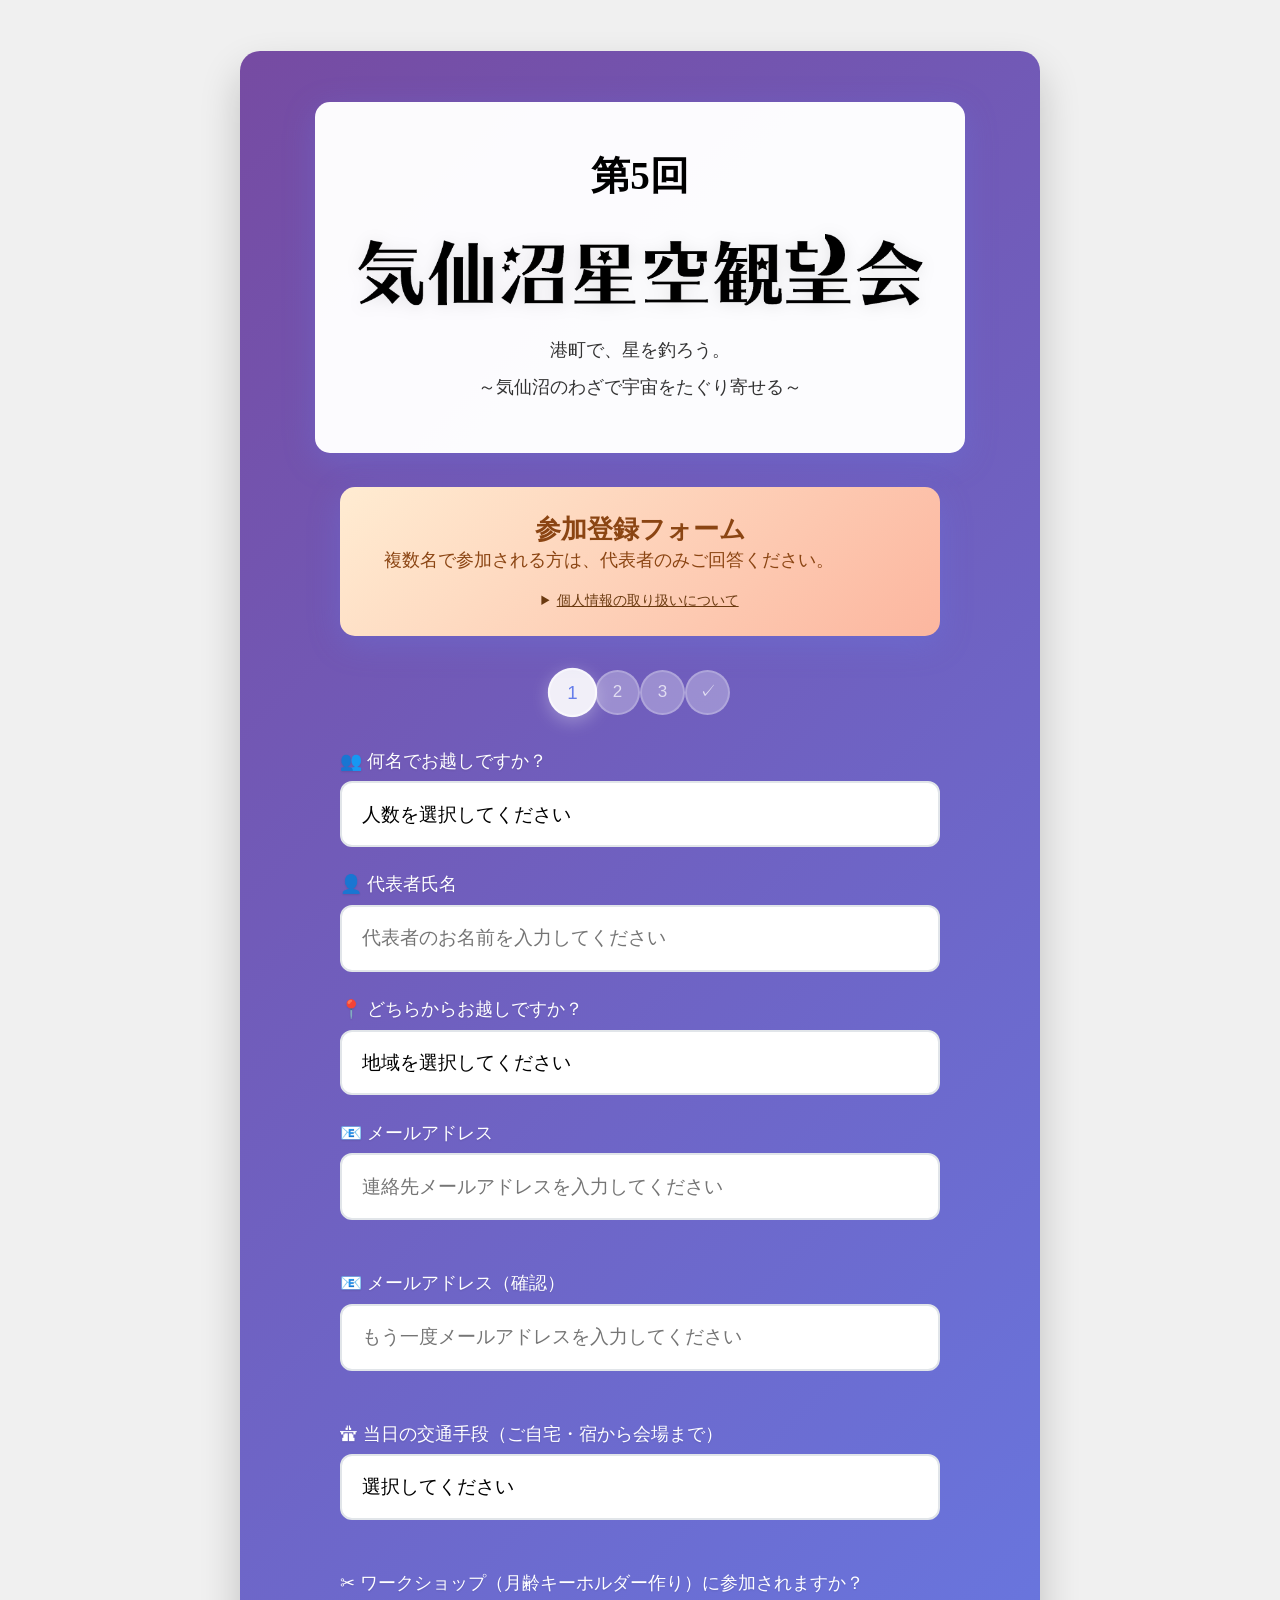
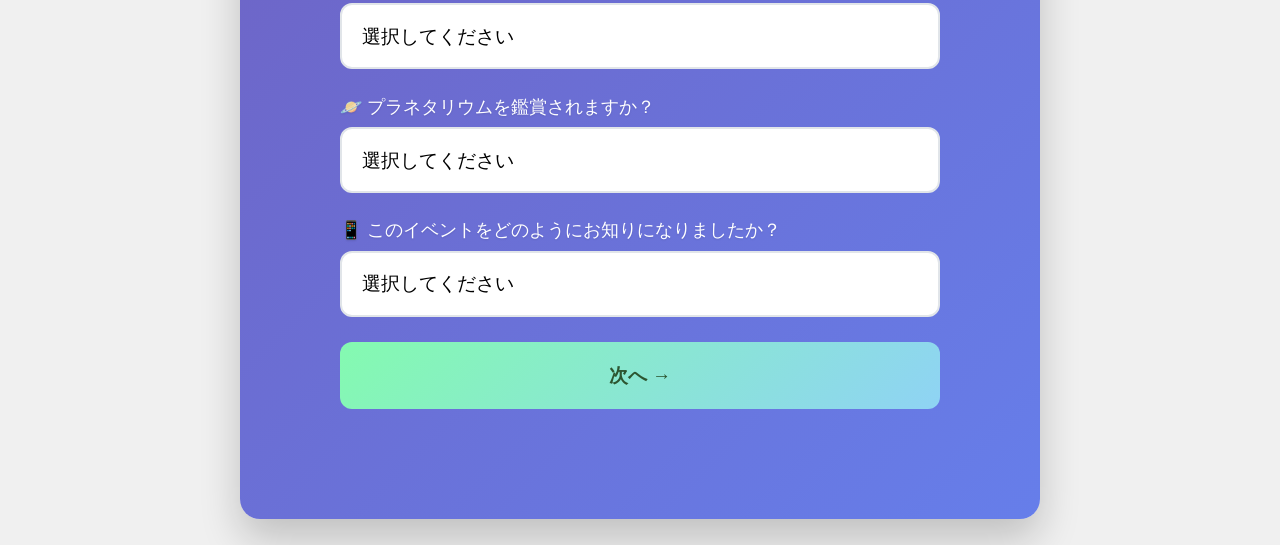
<file: index.html>
<!DOCTYPE html>
<html lang="ja">

<head>
    <meta charset="UTF-8">
    <meta name="viewport" content="width=device-width, initial-scale=1.0">
    <base target="_top">

    <!-- Content Security Policy: 通信先を GAS に，外部スクリプトと iframe を Turnstile に限定する -->
    <meta http-equiv="Content-Security-Policy" content="
        default-src 'self';
        script-src 'self' https://challenges.cloudflare.com;
        style-src 'self' 'unsafe-inline' https://fonts.googleapis.com;
        font-src https://fonts.gstatic.com;
        img-src 'self' data: https://drive.google.com https://qiita-image-store.s3.ap-northeast-1.amazonaws.com https://*.googleusercontent.com;
        connect-src 'self' https://script.google.com https://script.googleusercontent.com;
        form-action 'self';
        frame-src https://challenges.cloudflare.com;
        frame-ancestors 'self';
        base-uri 'self';
        object-src 'none';
    ">

    <!-- SEO Meta Tags -->
    <title>気仙沼星空観望会 - イベント参加予約</title>
    <meta name="description"
        content="第5回気仙沼星空観望会、9月27日(土)に旧小泉小学校にて開催決定！今回のテーマは、「港町で、星を釣ろう。 ～気仙沼のわざで宇宙をたぐり寄せる～」です。気仙沼自慢の星空に浸る一夜をぜひ！">
    <meta name="keywords" content="気仙沼市,星空観望会,プラネタリウム,予約,イベント,宮城県">
    <meta name="author" content="気仙沼星空観望会実行委員会">
    <meta name="robots" content="index, follow">

    <!-- Open Graph / Facebook -->
    <meta property="og:type" content="website">
    <meta property="og:url" content="https://flint8777.github.io/TEST_KesenNuma-StarryNight/">
    <meta property="og:title" content="気仙沼星空観望会 - イベント参加予約">
    <meta property="og:description"
        content="第5回気仙沼星空観望会、9月27日(土)に旧小泉小学校にて開催決定！今回のテーマは、「港町で、星を釣ろう。 ～気仙沼のわざで宇宙をたぐり寄せる～」です。気仙沼自慢の星空に浸る一夜をぜひ！">
    <meta property="og:image" content="https://flint8777.github.io/TEST_KesenNuma-StarryNight/Images/OGP-image.png">
    <meta property="og:locale" content="ja_JP">

    <!-- Twitter -->
    <meta property="twitter:card" content="summary_large_image">
    <meta property="twitter:url" content="https://flint8777.github.io/TEST_KesenNuma-StarryNight/">
    <meta property="twitter:title" content="気仙沼星空観望会 - イベント参加予約">
    <meta property="twitter:description"
        content="第5回気仙沼星空観望会、9月27日(土)に旧小泉小学校にて開催決定！今回のテーマは、「港町で、星を釣ろう。 ～気仙沼のわざで宇宙をたぐり寄せる～」です。気仙沼自慢の星空に浸る一夜をぜひ！">
    <meta property="twitter:image"
        content="https://flint8777.github.io/TEST_KesenNuma-StarryNight/Images/OGP-image.png">

    <!-- Favicon -->
    <link rel="icon" type="image/png" href="Images/シンボルマーク.png">
    <link rel="apple-touch-icon" href="Images/シンボルマーク.png">

    <!-- PWA Manifest -->
    <link rel="manifest" href="manifest.json">
    <meta name="mobile-web-app-capable" content="yes">
    <meta name="apple-mobile-web-app-capable" content="yes">
    <meta name="apple-mobile-web-app-status-bar-style" content="default">
    <meta name="apple-mobile-web-app-title" content="気仙沼星空観望会">

    <!-- Google Analytics削除 - 測定不使用 -->

    <!-- Fonts and Styles -->
    <link href="https://fonts.googleapis.com/css2?family=Noto+Sans+JP:wght@300;400;500;700&display=swap"
        rel="stylesheet">
    <link rel="stylesheet" href="styles.css">
</head>

<body role="main" class="checking-status">
    <div class="loading-overlay" id="loading-overlay" aria-hidden="true">
        <div class="spinner" role="status" aria-label="読み込み中"></div>
    </div>

    <div class="container" role="application" aria-label="予約システム">
        <div class="header">
            <h1>第5回</h1>
            <img src="Images/観望会ロゴタイプ_黒.png" alt="気仙沼星空観望会"
                class="header-logo" onerror="this.style.display='none'; this.nextElementSibling.style.display='block';">
            <div class="header-fallback">
                気仙沼星空観望会
            </div>
            <p>港町で、星を釣ろう。</p>
            <p>～気仙沼のわざで宇宙をたぐり寄せる～</p>
        </div>

        <!-- 参加登録フォームタイトル -->
        <div class="info-card form-title-card">
            <h2>参加登録フォーム</h2>
            <p>　複数名で参加される方は、代表者のみご回答ください。</p>
            <details class="privacy-policy">
                <summary>個人情報の取り扱いについて</summary>
                <div class="privacy-policy-content">
                    <h3>収集する情報</h3>
                    <p>代表者氏名、メールアドレス、来場地域、来場人数、交通手段、各プログラムへの参加希望</p>
                    <h3>利用目的</h3>
                    <ul>
                        <li>予約の受付・管理</li>
                        <li>確認メールの送信</li>
                        <li>当日の運営準備（席・駐車場の確保等）</li>
                    </ul>
                    <p>上記以外の目的では使用いたしません。</p>
                    <h3>データの送信先</h3>
                    <p>ご入力いただいた情報は Google Apps Script を通じて Google スプレッドシートに保存されます。データの送信・保管には Google のサーバーが使用されます。</p>
                    <h3>お問い合わせ</h3>
                    <p>個人情報の開示・訂正・削除のご依頼は、下記までご連絡ください。<br>
                    kanbokaidaisakusen@gmail.com</p>
                </div>
            </details>
        </div>

        <!-- ステップインジケーター -->
        <div class="step-indicator" role="progressbar" aria-label="予約手順" aria-valuenow="1" aria-valuemin="1"
            aria-valuemax="4">
            <div class="step active" id="step-1" aria-current="step">1</div>
            <div class="step" id="step-2">2</div>
            <div class="step" id="step-3">3</div>
            <div class="step" id="step-4">✓</div>
        </div>

        <!-- エラー・成功メッセージ -->
        <div id="errorMessage" class="error-message" role="alert" aria-live="polite"></div>
        <div id="successMessage" class="success-message" role="status" aria-live="polite"></div>

        <!-- ローディング -->
        <div id="loading" class="loading" role="status" aria-live="polite">
            <div class="spinner"></div>
            <p>処理中…</p>
        </div>

        <form id="reservation-form" novalidate>
            <!-- ステップ1: 基本情報 -->
            <div class="step-content active" id="content-1">
                <div class="form-group">
                    <label for="来場人数">👥 何名でお越しですか？</label>
                    <div class="select-wrapper">
                        <select id="来場人数" name="来場人数" class="form-control" required>
                            <option value="">人数を選択してください</option>
                        </select>
                    </div>
                </div>

                <div class="form-group">
                    <label for="代表者氏名">👤 代表者氏名</label>
                    <input type="text" id="代表者氏名" name="代表者氏名" class="form-control" required
                        autocomplete="name" placeholder="代表者のお名前を入力してください">
                </div>

                <div class="form-group">
                    <label for="来場地域">📍 どちらからお越しですか？</label>
                    <select id="来場地域" name="来場地域" class="form-control" required>
                        <option value="">地域を選択してください</option>
                        <option value="気仙沼市内">気仙沼市内</option>
                        <option value="宮城県内（気仙沼市以外）">宮城県内（気仙沼市以外）</option>
                        <option value="岩手県">岩手県</option>
                        <option value="福島県">福島県</option>
                        <option value="その他東北地方">その他東北地方</option>
                        <option value="関東地方">関東地方</option>
                        <option value="その他">その他</option>
                    </select>
                </div>

                <div class="form-group">
                    <label for="メールアドレス">📧 メールアドレス</label>
                    <input type="email" id="メールアドレス" name="メールアドレス" class="form-control" required
                        autocomplete="email" placeholder="連絡先メールアドレスを入力してください">
                    <div class="email-validation-message" id="email-validation-message"></div>
                </div>

                <div class="form-group">
                    <label for="メールアドレス確認">📧 メールアドレス（確認）</label>
                    <input type="email" id="メールアドレス確認" class="form-control" required
                        autocomplete="off" placeholder="もう一度メールアドレスを入力してください">
                    <div class="email-validation-message" id="email-confirm-validation-message"></div>
                </div>

                <!-- 追加: 当日の交通手段 -->
                <div class="form-group">
                    <label for="当日の交通手段">🛣 当日の交通手段（ご自宅・宿から会場まで）</label>
                    <div class="select-wrapper">
                        <select id="当日の交通手段" name="当日の交通手段" class="form-control" required>
                            <option value="">選択してください</option>
                            <option value="車">車</option>
                            <option value="徒歩">徒歩</option>
                            <option value="自転車">自転車</option>
                            <option value="バス">バス</option>
                            <option value="タクシー">タクシー</option>
                            <option value="その他">その他</option>
                        </select>
                    </div>
                </div>

                <!-- 追加: お車で来場の場合の台数（条件付き表示） -->
                <div class="form-group conditional-field" id="car-count-group" aria-hidden="true">
                    <label for="お車台数">🚗 (お車で来場の場合) 何台でお越しになりますか？</label>
                    <div class="select-wrapper">
                        <select id="お車台数" name="お車台数" class="form-control">
                            <option value="">台数を選択してください</option>
                            <option value="1">1台</option>
                            <option value="2">2台</option>
                            <option value="3">3台</option>
                            <option value="4">4台</option>
                            <option value="5">5台</option>
                            <option value="6">6台</option>
                            <option value="7">7台</option>
                            <option value="8">8台</option>
                            <option value="9">9台</option>
                            <option value="10">10台</option>
                        </select>
                    </div>
                </div>

                <div class="form-group">
                    <label for="ワークショップ参加">✂ ワークショップ（月齢キーホルダー作り）に参加されますか？</label>
                    <select id="ワークショップ参加" name="ワークショップ参加" class="form-control" required>
                        <option value="">選択してください</option>
                        <option value="はい">はい</option>
                        <option value="いいえ">いいえ</option>
                    </select>
                </div>

                <!-- 追加: プラネタリウム鑑賞希望 -->
                <div class="form-group">
                    <label for="プラネタリウム鑑賞">🪐 プラネタリウムを鑑賞されますか？</label>
                    <div class="select-wrapper">
                        <select id="プラネタリウム鑑賞" name="プラネタリウム鑑賞" class="form-control" required>
                            <option value="">選択してください</option>
                            <option value="はい">はい</option>
                            <option value="いいえ">いいえ</option>
                        </select>
                    </div>
                </div>

                <!-- 追加: イベント認知経路 -->
                <div class="form-group">
                    <label for="イベント認知経路">📱 このイベントをどのようにお知りになりましたか？</label>
                    <div class="select-wrapper">
                        <select id="イベント認知経路" name="イベント認知経路" class="form-control">
                            <option value="">選択してください</option>
                            <option value="チラシ・ポスター">チラシ・ポスター</option>
                            <option value="SNS（Twitter/X）">SNS（Twitter/X）</option>
                            <option value="SNS（Instagram）">SNS（Instagram）</option>
                            <option value="SNS（Facebook）">SNS（Facebook）</option>
                            <option value="知人の紹介">知人の紹介</option>
                            <option value="学校からのお知らせ">学校からのお知らせ</option>
                            <option value="ウェブサイト">ウェブサイト</option>
                            <option value="地域の広報誌">地域の広報誌</option>
                            <option value="新聞">新聞</option>
                            <option value="その他">その他</option>
                        </select>
                    </div>
                </div>
            </div>

            <!-- ステップ2: ワークショップ詳細 -->
            <div class="step-content" id="content-2">
                <!-- ワークショップ詳細 -->
                <div id="workshop-section">
                    <div class="info-card">
                        <p>本ワークショップは【予約枠】と【当日枠】をご用意しています。</p>
                        <p>✅ 予約枠（60名様）: 事前にご予約が必要ですが、希望時間帯に確実にご参加いただけます。</p>
                        <p>✅ 当日枠（40名様）: 当日、お席が空いていればすぐにご参加いただけます。</p>
                        <p>⚠️ 予約のお時間にお越しにならない場合はキャンセル扱いとなります。ご了承ください。</p>
                    </div>

                    <div class="form-group">
                        <label for="ワークショップ参加人数">👥 ワークショップ参加人数</label>
                        <div class="select-wrapper">
                            <select id="ワークショップ参加人数" name="ワークショップ参加人数" class="form-control">
                                <option value="">参加人数を選択してください</option>
                                <option value="1">1人</option>
                                <option value="2">2人</option>
                                <option value="3">3人</option>
                                <option value="4">4人</option>
                                <option value="5">5人</option>
                            </select>
                        </div>
                    </div>

                    <div class="form-group">
                        <label for="予約する部">⏰ 予約する部</label>
                        <div class="select-wrapper">
                            <select id="予約する部" name="予約する部" class="form-control">
                                <option value="">予約する部を選択してください</option>
                                <!-- JSで動的に選択肢追加 -->
                            </select>
                        </div>
                    </div>
                </div>

                <!-- プラネタリウム詳細はステップ3へ分離しました -->
            </div>

            <!-- ステップ3: プラネタリウム詳細 -->
            <div class="step-content" id="content-3">
                <div id="planetarium-section">
                    <div class="info-card">
                        <p>本プラネタリウムは上映時間30分の3部制であり、【予約枠】と【当日枠】をご用意しています。</p>
                        <p>✅ 予約枠（60名）：事前にご予約いただくと、ご希望の時間帯に確実にご参加いただけます。</p>
                        <p>✅ 当日枠（30名）：当日、空席がある場合に先着順でご案内します。満席の場合はご参加いただけません。</p>
                        <p>⚠️ 途中入退場はできません。上映開始の5分前までにプラネタリウム会場へ必ずお越しください。
                        </p>
                    </div>

                    <div class="form-group">
                        <label for="プラネタリウム参加人数">👥 プラネタリウム参加人数</label>
                        <div class="select-wrapper">
                            <select id="プラネタリウム参加人数" name="プラネタリウム参加人数" class="form-control">
                                <option value="">参加人数を選択してください</option>
                            </select>
                        </div>
                    </div>

                    <div class="form-group">
                        <label for="プラネタリウム予約部">⏰ プラネタリウム予約部</label>
                        <div class="select-wrapper">
                            <select id="プラネタリウム予約部" name="プラネタリウム予約部" class="form-control">
                                <option value="">予約する部を選択してください</option>
                                <!-- JSで動的に選択肢追加 -->
                            </select>
                        </div>
                    </div>
                </div>
            </div>

            <!-- ステップ4: 完了 -->
            <div class="step-content" id="content-4">
                <div class="completion-screen">
                    <div class="completion-icon">🎉</div>
                    <div class="completion-title">予約が完了しました！</div>
                    <div class="completion-message">
                        ✅ ご予約が完了しました！<br>
                        確認メールをお送りいたしましたので、ご確認ください。<br>
                        当日は気をつけてお越しください。<br>
                        <small style="color: #ffffff; margin-top: 10px; display: block;">
                            予約内容の変更・キャンセル・個人情報の削除をご希望の場合は、<br>
                            kanbokaidaisakusen@gmail.com までご連絡ください。
                        </small>
                    </div>
                </div>
            </div>

            <!-- 個人情報取り扱い同意 -->
            <div class="consent-group" id="consent-group" style="display: none;">
                <label class="consent-label">
                    <input type="checkbox" id="privacy-consent" name="privacy-consent">
                    <span><a href="#" id="privacy-policy-link">個人情報の取り扱い</a>に同意の上、送信します</span>
                </label>
                <div id="turnstile-container"></div>
            </div>

            <!-- ナビゲーションボタン -->
            <div class="step-navigation" id="navigation">
                <button type="button" class="nav-btn back" id="back-btn">
                    ← 戻る
                </button>
                <button type="button" class="nav-btn next" id="next-btn">
                    次へ →
                </button>
                <button type="button" class="nav-btn submit" id="submit-btn">
                    🎯 登録完了
                </button>
            </div>
        </form>

        <div id="result" class="result"></div>
    </div>

    <!-- Hidden elements for screen readers -->
    <div class="sr-only" aria-live="polite" id="page-announcer"></div>

    <script src="https://challenges.cloudflare.com/turnstile/v0/api.js?render=explicit" async defer></script>
    <script src="config.js"></script>
    <script src="script.js"></script>
</body>

</html>
</file>
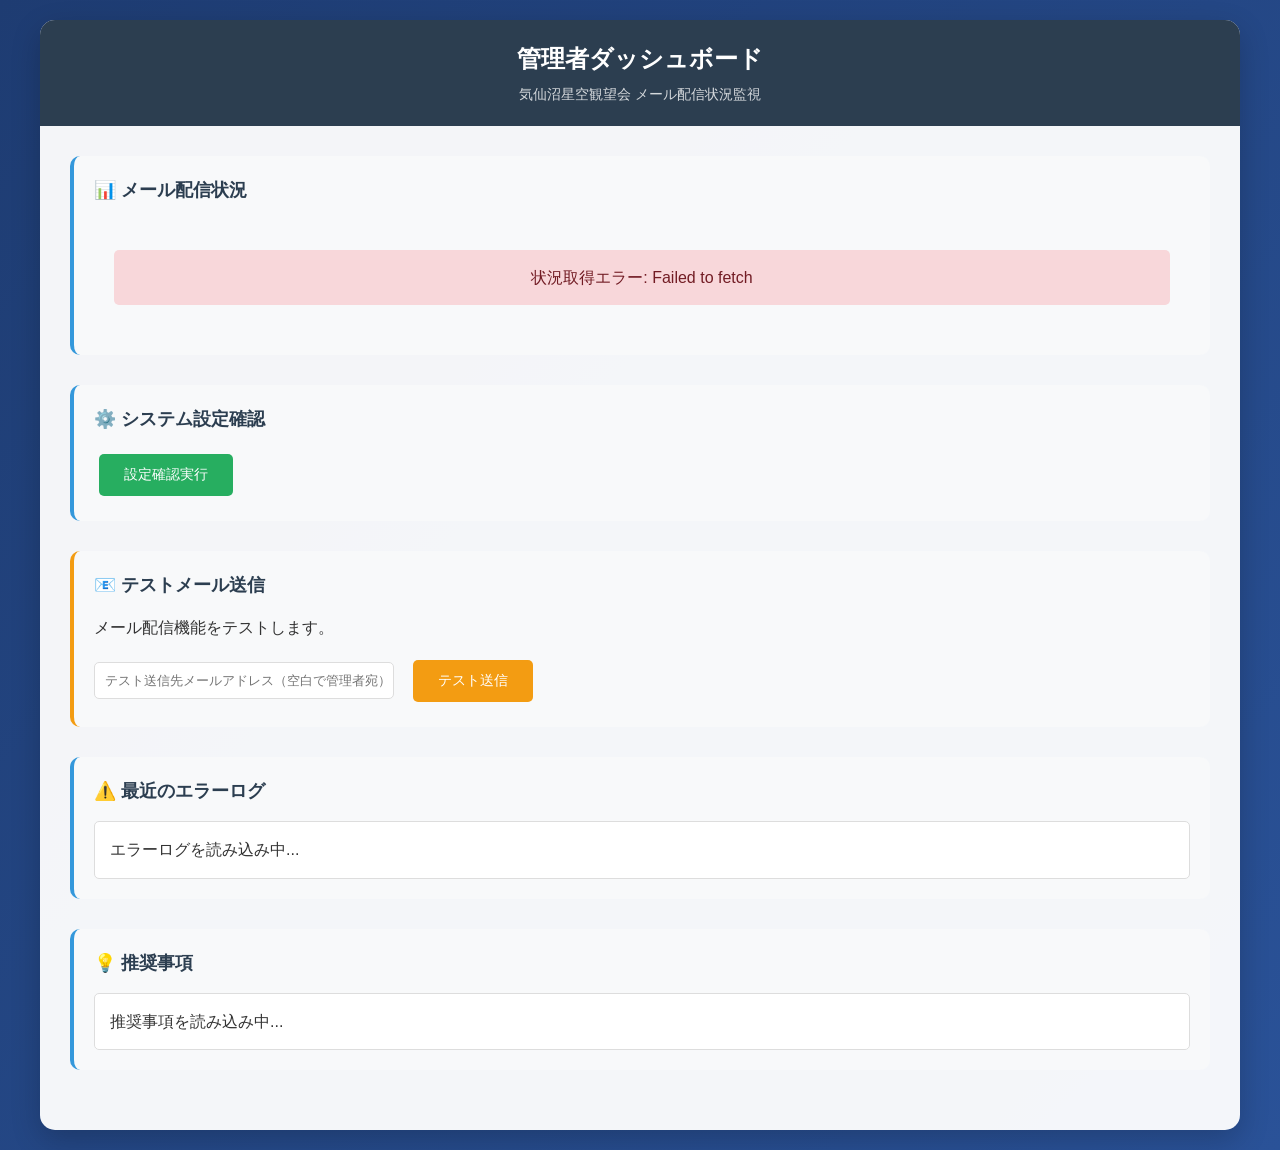
<file: admin-dashboard.html>
<!DOCTYPE html>
<html lang="ja">

<head>
    <meta charset="UTF-8">
    <meta name="viewport" content="width=device-width, initial-scale=1.0">
    <title>気仙沼星空観望会 - 管理者ダッシュボード</title>
    <style>
        * {
            margin: 0;
            padding: 0;
            box-sizing: border-box;
        }

        body {
            font-family: -apple-system, BlinkMacSystemFont, 'Segoe UI', Roboto, sans-serif;
            line-height: 1.6;
            color: #333;
            background: linear-gradient(135deg, #1e3c72 0%, #2a5298 100%);
            min-height: 100vh;
            padding: 20px;
        }

        .dashboard-container {
            max-width: 1200px;
            margin: 0 auto;
            background: rgba(255, 255, 255, 0.95);
            border-radius: 15px;
            box-shadow: 0 10px 30px rgba(0, 0, 0, 0.2);
            overflow: hidden;
        }

        .header {
            background: #2c3e50;
            color: white;
            padding: 20px;
            text-align: center;
        }

        .header h1 {
            font-size: 24px;
            margin-bottom: 5px;
        }

        .header p {
            opacity: 0.8;
            font-size: 14px;
        }

        .dashboard-content {
            padding: 30px;
        }

        .section {
            margin-bottom: 30px;
            padding: 20px;
            background: #f8f9fa;
            border-radius: 10px;
            border-left: 4px solid #3498db;
        }

        .section h2 {
            color: #2c3e50;
            margin-bottom: 15px;
            font-size: 18px;
        }

        .status-grid {
            display: grid;
            grid-template-columns: repeat(auto-fit, minmax(250px, 1fr));
            gap: 20px;
            margin-bottom: 20px;
        }

        .status-card {
            background: white;
            padding: 20px;
            border-radius: 10px;
            box-shadow: 0 2px 10px rgba(0, 0, 0, 0.1);
            text-align: center;
        }

        .status-number {
            font-size: 32px;
            font-weight: bold;
            color: #3498db;
            margin-bottom: 5px;
        }

        .status-label {
            color: #7f8c8d;
            font-size: 14px;
        }

        .success-rate {
            color: #27ae60;
        }

        .error-rate {
            color: #e74c3c;
        }

        .btn {
            background: #3498db;
            color: white;
            border: none;
            padding: 12px 25px;
            border-radius: 5px;
            cursor: pointer;
            font-size: 14px;
            margin: 5px;
            transition: background 0.3s;
        }

        .btn:hover {
            background: #2980b9;
        }

        .btn-success {
            background: #27ae60;
        }

        .btn-success:hover {
            background: #229954;
        }

        .btn-warning {
            background: #f39c12;
        }

        .btn-warning:hover {
            background: #e67e22;
        }

        .log-container {
            background: white;
            border-radius: 5px;
            max-height: 300px;
            overflow-y: auto;
            padding: 15px;
            border: 1px solid #ddd;
        }

        .log-entry {
            padding: 8px;
            margin: 5px 0;
            border-radius: 3px;
            font-size: 13px;
        }

        .log-success {
            background: #d4edda;
            color: #155724;
            border-left: 3px solid #28a745;
        }

        .log-error {
            background: #f8d7da;
            color: #721c24;
            border-left: 3px solid #dc3545;
        }

        .loading {
            text-align: center;
            padding: 20px;
            color: #7f8c8d;
        }

        .error-message {
            background: #f8d7da;
            color: #721c24;
            padding: 15px;
            border-radius: 5px;
            margin: 10px 0;
        }

        .success-message {
            background: #d4edda;
            color: #155724;
            padding: 15px;
            border-radius: 5px;
            margin: 10px 0;
        }

        .test-section {
            border-left-color: #f39c12;
        }

        .email-input {
            width: 300px;
            padding: 10px;
            border: 1px solid #ddd;
            border-radius: 5px;
            margin-right: 10px;
        }

        @media (max-width: 768px) {
            .dashboard-content {
                padding: 20px;
            }

            .status-grid {
                grid-template-columns: 1fr;
            }

            .email-input {
                width: 100%;
                margin-bottom: 10px;
                margin-right: 0;
            }
        }
    </style>
</head>

<body>
    <div class="dashboard-container">
        <div class="header">
            <h1>管理者ダッシュボード</h1>
            <p>気仙沼星空観望会 メール配信状況監視</p>
        </div>

        <div class="dashboard-content">
            <!-- メール配信状況セクション -->
            <div class="section">
                <h2>📊 メール配信状況</h2>
                <div id="statusLoading" class="loading">
                    状況を読み込み中...
                </div>
                <div id="statusContent" style="display: none;">
                    <div class="status-grid">
                        <div class="status-card">
                            <div id="totalSent" class="status-number">-</div>
                            <div class="status-label">総送信数</div>
                        </div>
                        <div class="status-card">
                            <div id="successRate" class="status-number success-rate">-</div>
                            <div class="status-label">成功率</div>
                        </div>
                        <div class="status-card">
                            <div id="failedCount" class="status-number error-rate">-</div>
                            <div class="status-label">送信失敗</div>
                        </div>
                        <div class="status-card">
                            <div id="alternativeCount" class="status-number">-</div>
                            <div class="status-label">代替送信</div>
                        </div>
                    </div>
                    <button class="btn" onclick="refreshStatus()">🔄 状況更新</button>
                </div>
            </div>

            <!-- システム設定確認セクション -->
            <div class="section">
                <h2>⚙️ システム設定確認</h2>
                <div id="settingsContent">
                    <button class="btn btn-success" onclick="checkEmailSettings()">設定確認実行</button>
                    <div id="settingsResult"></div>
                </div>
            </div>

            <!-- テストメール送信セクション -->
            <div class="section test-section">
                <h2>📧 テストメール送信</h2>
                <p style="margin-bottom: 15px;">メール配信機能をテストします。</p>
                <div>
                    <input type="email" id="testEmail" class="email-input" placeholder="テスト送信先メールアドレス（空白で管理者宛）">
                    <button class="btn btn-warning" onclick="sendTestEmail()">テスト送信</button>
                </div>
                <div id="testResult"></div>
            </div>

            <!-- 最近のエラーログ -->
            <div class="section">
                <h2>⚠️ 最近のエラーログ</h2>
                <div id="errorLogs" class="log-container">
                    エラーログを読み込み中...
                </div>
            </div>

            <!-- 推奨事項 -->
            <div class="section">
                <h2>💡 推奨事項</h2>
                <div id="recommendations" class="log-container">
                    推奨事項を読み込み中...
                </div>
            </div>
        </div>
    </div>

    <script>
        // Google Apps Script Web App URL（実際のURLに変更してください）
        const API_URL = 'https://script.google.com/macros/s/***REMOVED***/exec';

        // API呼び出し共通関数
        async function callAPI(action, data = {}) {
            try {
                const response = await fetch(API_URL, {
                    method: 'POST',
                    headers: {
                        'Content-Type': 'application/json',
                    },
                    body: JSON.stringify({
                        action: action,
                        ...data
                    })
                });
                return await response.json();
            } catch (error) {
                console.error('API呼び出しエラー:', error);
                throw error;
            }
        }

        // メール配信状況を取得・表示
        async function loadEmailStatus() {
            try {
                const result = await callAPI('checkEmailStatus');

                if (result.error) {
                    throw new Error(result.message || result.error);
                }

                // 数値表示更新
                document.getElementById('totalSent').textContent = result.totalSent || 0;
                document.getElementById('successRate').textContent = result.successRate || '0%';
                document.getElementById('failedCount').textContent = result.failedSent || 0;
                document.getElementById('alternativeCount').textContent = result.alternativeSent || 0;

                // エラーログ表示
                const errorLogsContainer = document.getElementById('errorLogs');
                if (result.recentErrors && result.recentErrors.length > 0) {
                    errorLogsContainer.innerHTML = result.recentErrors.map(error => `
                        <div class="log-entry log-error">
                            <strong>${error.date}</strong> - ${error.email} (${error.name})<br>
                            エラー: ${error.error}
                        </div>
                    `).join('');
                } else {
                    errorLogsContainer.innerHTML = '<div class="log-entry log-success">最近のエラーはありません</div>';
                }

                // 推奨事項表示
                const recommendationsContainer = document.getElementById('recommendations');
                if (result.recommendations && result.recommendations.length > 0) {
                    recommendationsContainer.innerHTML = result.recommendations.map(rec => `
                        <div class="log-entry ${rec.includes('エラー') || rec.includes('失敗') ? 'log-error' : 'log-success'}">
                            ${rec}
                        </div>
                    `).join('');
                } else {
                    recommendationsContainer.innerHTML = '<div class="log-entry">推奨事項はありません</div>';
                }

                // 表示切り替え
                document.getElementById('statusLoading').style.display = 'none';
                document.getElementById('statusContent').style.display = 'block';

            } catch (error) {
                document.getElementById('statusLoading').innerHTML = `
                    <div class="error-message">
                        状況取得エラー: ${error.message}
                    </div>
                `;
            }
        }

        // 状況更新
        function refreshStatus() {
            document.getElementById('statusLoading').style.display = 'block';
            document.getElementById('statusContent').style.display = 'none';
            loadEmailStatus();
        }

        // メール設定確認
        async function checkEmailSettings() {
            const resultContainer = document.getElementById('settingsResult');
            resultContainer.innerHTML = '<div class="loading">設定を確認中...</div>';

            try {
                const result = await callAPI('verifyEmailSettings');

                if (result.error) {
                    throw new Error(result.message || result.error);
                }

                resultContainer.innerHTML = `
                    <div class="success-message">
                        <h4>設定確認完了</h4>
                        <p><strong>送信クォータ残り:</strong> ${result.gmailSettings.quotaRemaining || 'N/A'}</p>
                        <p><strong>送信者:</strong> ${result.systemInfo.userEmail || 'N/A'}</p>
                        <p><strong>タイムゾーン:</strong> ${result.systemInfo.timezone || 'N/A'}</p>
                        <div style="margin-top: 10px;">
                            ${result.recommendations ? result.recommendations.map(rec => `<div>• ${rec}</div>`).join('') : ''}
                        </div>
                    </div>
                `;
            } catch (error) {
                resultContainer.innerHTML = `
                    <div class="error-message">
                        設定確認エラー: ${error.message}
                    </div>
                `;
            }
        }

        // テストメール送信
        async function sendTestEmail() {
            const email = document.getElementById('testEmail').value.trim();
            const resultContainer = document.getElementById('testResult');

            resultContainer.innerHTML = '<div class="loading">テストメールを送信中...</div>';

            try {
                const result = await callAPI('sendTestEmail', { email: email || null });

                if (result.success) {
                    resultContainer.innerHTML = `
                        <div class="success-message">
                            ${result.message}
                            <br><small>送信時刻: ${result.timestamp}</small>
                        </div>
                    `;
                } else {
                    throw new Error(result.message || result.error);
                }
            } catch (error) {
                resultContainer.innerHTML = `
                    <div class="error-message">
                        テスト送信エラー: ${error.message}
                    </div>
                `;
            }
        }

        // ページ読み込み時に状況取得
        document.addEventListener('DOMContentLoaded', function () {
            loadEmailStatus();
        });

        // 5分ごとに自動更新
        setInterval(loadEmailStatus, 5 * 60 * 1000);
    </script>
</body>

</html>
</file>
<file: styles.css>
/* 気仙沼星空観望会 予約システム - メインスタイル */

/* アクセシビリティ向上 */
.sr-only {
    position: absolute !important;
    width: 1px !important;
    height: 1px !important;
    padding: 0 !important;
    margin: -1px !important;
    overflow: hidden !important;
    clip: rect(0, 0, 0, 0) !important;
    white-space: nowrap !important;
    border: 0 !important;
}

/* フォーカス管理 */
:focus {
    outline: 3px solid #007bff;
    outline-offset: 2px;
}

/* フォーム要素のフォーカス改善 */
.form-control:focus,
select:focus,
button:focus {
    outline: 3px solid #007bff;
    outline-offset: 2px;
    box-shadow: 0 0 0 3px rgba(0, 123, 255, 0.25);
}

/* 高コントラスト対応 */
@media (prefers-contrast: high) {

    .nav-btn.back,
    .nav-btn.next,
    .nav-btn.submit {
        border: 2px solid #000;
    }

    .step.active {
        border: 3px solid #000;
    }
}

/* 動きを抑制する設定 */
@media (prefers-reduced-motion: reduce) {
    .step-content {
        transition: none;
    }

    .spinner {
        animation: none;
    }
}

/* アリア属性のスタイリング（条件付きフィールドは独自の表示制御を使用） */
[aria-hidden="true"]:not(.conditional-field) {
    display: none !important;
}



* {
    margin: 0;
    padding: 0;
    box-sizing: border-box;
}

html {
    height: 100%;
    /* レスポンシブフォントサイズの基準設定 */
    font-size: 16px;
    /* デスクトップベース */
    /* iOS Safariでの背景問題に対処 */
    -webkit-background-size: cover;
    background-size: cover;
}

/* デバイス別ベースフォントサイズ調整 */
@media (max-width: 480px) {
    html {
        font-size: 14px;
        /* 小さなモバイル画面 */
    }
}

@media (min-width: 481px) and (max-width: 768px) {
    html {
        font-size: 15px;
        /* タブレット */
    }
}

@media (min-width: 769px) and (max-width: 1024px) {
    html {
        font-size: 16px;
        /* 小さなデスクトップ */
    }
}

@media (min-width: 1025px) {
    html {
        font-size: 17px;
        /* 大きなデスクトップ */
    }
}

body {
    font-family: 'Noto Sans JP', sans-serif;
    /* 背景を単色の灰色に変更 */
    background-color: #f0f0f0 !important;
    /* iOS Safari用も単色に設定 */
    background: #f0f0f0 !important;
    /* iOS対応 - 背景固定をスクロールに変更 */
    background-attachment: scroll;
    background-repeat: no-repeat;
    background-size: cover;
    /* iOS対応 - viewport単位の問題に対処 */
    min-height: 100vh;
    min-height: -webkit-fill-available;
    height: auto;
    /* レイアウトを変更して上部からの表示を確保 */
    display: block;
    padding: 2rem 1rem;
    position: relative;
    overflow-x: hidden;
    /* iOS対応 - パフォーマンス向上 */
    -webkit-backface-visibility: hidden;
    backface-visibility: hidden;
    -webkit-perspective: 1000px;
    perspective: 1000px;
    transform: translateZ(0);
}

/* iOS専用の背景強化 */
@supports (-webkit-touch-callout: none) {
    body {
        background: #f0f0f0 !important;
        min-height: 100vh !important;
        min-height: -webkit-fill-available !important;
    }
}

/* iOS Safari専用 - 最終手段 */
@media screen and (-webkit-min-device-pixel-ratio: 1) and (max-width: 768px) {

    html,
    body {
        background: #f0f0f0 !important;
        background-attachment: scroll !important;
        background-size: cover !important;
        background-repeat: no-repeat !important;
        min-height: 100vh !important;
        height: 100% !important;
    }
}

/* Chrome on iOS 対応 */
@supports (-webkit-touch-callout: none) and (not (translate: none)) {
    body {
        background: #f0f0f0 !important;
    }
}

/* 星空背景（白い水玉）を完全に無効化 */
body::before {
    content: none !important;
    display: none !important;
    background: none !important;
}

/* デスクトップ専用のアニメーション */
@media (min-width: 769px) and (prefers-reduced-motion: no-preference) {
    body::before {
        animation: none !important;
    }
}

@keyframes stars {
    0% {
        transform: translateZ(0) translateY(0);
    }

    100% {
        transform: translateZ(0) translateY(-100px);
    }
}

.container {
    /* 紫基調のグラデーション背景に変更 */
    background: linear-gradient(135deg, #667eea 0%, #764ba2 100%);
    /* iOS Safari用の追加設定 */
    background: -webkit-linear-gradient(135deg, #667eea 0%, #764ba2 100%);
    background: -moz-linear-gradient(135deg, #667eea 0%, #764ba2 100%);
    background: -o-linear-gradient(135deg, #667eea 0%, #764ba2 100%);
    backdrop-filter: blur(10px);
    border-radius: 20px;
    box-shadow: 0 20px 40px rgba(0, 0, 0, 0.2);
    padding: 2.5rem;
    width: 100%;
    max-width: 800px;
    /* パソコンでより大きく表示 */
    animation: slideUp 0.6s ease-out;
    /* 確実に表示されるようz-indexを設定 */
    position: relative;
    z-index: 100;
    /* 中央配置を維持しながら上部からアクセス可能に */
    margin: 0 auto;
    /* 上部にマージンを追加して確実に表示 */
    margin-top: 2rem;
}

@keyframes slideUp {
    from {
        transform: translateY(30px);
        opacity: 0;
    }

    to {
        transform: translateY(0);
        opacity: 1;
    }
}

.header {
    text-align: center;
    /* 確実に表示されるようz-indexを設定 */
    position: relative;
    z-index: 10;
    /* 白い長方形の背景を追加（紫背景に映えるように） */
    background: rgba(255, 255, 255, 0.98);
    padding: 2rem 1.5rem;
    border-radius: 15px;
    box-shadow: 0 8px 32px rgba(102, 126, 234, 0.3);
    /* ヘッダー全体を少し中央寄せ */
    max-width: 600px;
    margin-left: auto;
    margin-right: auto;
    margin-bottom: 2rem;
}

.header-logo {
    max-width: 100%;
    height: auto;
    /* ロゴの最大幅を設定 */
    max-height: 100px;
    margin-bottom: 1rem;
    /* ロゴの背景を透明にして、ヘッダーの白背景と統一 */
    background: transparent;
    padding: 0.5rem;
    border-radius: 8px;
    /* ロゴに軽い影を追加して立体感を演出 */
    filter: drop-shadow(0 2px 8px rgba(0, 0, 0, 0.1));
}

.header h1 {
    font-size: 2rem;
    /* レスポンシブベース */
    font-weight: 700;
    /* 明朝体フォントに変更 */
    font-family: 'Times New Roman', 'Yu Mincho', 'Hiragino Mincho ProN', 'Hiragino Mincho Pro', 'HG明朝E', 'ＭＳ Ｐ明朝', 'MS PMincho', serif;
    /* 黒文字に変更 */
    color: #000000;
    margin-bottom: 1rem;
    /* 背景は透明に（ヘッダーの白背景を使用） */
    background-color: transparent;
    padding: 0.5rem 0;
    border-radius: 0;
    /* 境界線を削除 */
    border: none;
    /* 行の高さを調整 */
    line-height: 1.2;
}

/* グラデーションテキストの代替実装（無効化） */
.header h1.gradient-text {
    /* グラデーション効果を無効化 */
    background: none;
    -webkit-background-clip: unset;
    -webkit-text-fill-color: #000000;
    background-clip: unset;
    color: #000000;
}

/* グラデーション文字をサポートするブラウザでのみ適用（無効化） */
@supports (background-clip: text) and (-webkit-text-fill-color: transparent) {
    .header h1 {
        /* グラデーション効果を無効化して黒文字を維持 */
        background: none;
        -webkit-background-clip: unset;
        -webkit-text-fill-color: #000000;
        background-clip: unset;
        color: #000000;
    }
}

.header p {
    color: #333;
    font-size: 0.9rem;
    /* レスポンシブベース */
    /* 明朝体フォントを適用 */
    font-family: 'Times New Roman', 'Yu Mincho', 'Hiragino Mincho ProN', 'Hiragino Mincho Pro', 'HG明朝E', 'ＭＳ Ｐ明朝', 'MS PMincho', serif;
    /* 行間を調整して読みやすく */
    line-height: 1.6;
    margin-bottom: 0.5rem;
}

.form-group {
    margin-bottom: 1.5rem;
    position: relative;
    /* ヘッダーと同じ幅に制限 */
    max-width: 600px;
    margin-left: auto;
    margin-right: auto;
}

.form-group label {
    display: block;
    margin-bottom: 0.5rem;
    font-weight: 500;
    color: #ffffff;
    font-size: 0.9rem;
    /* レスポンシブベース */
    text-shadow: 0 1px 2px rgba(0, 0, 0, 0.1);
}

.form-control {
    width: 100%;
    padding: 1rem;
    border: 2px solid #e1e5e9;
    border-radius: 12px;
    font-size: 1rem;
    /* レスポンシブベース */
    transition: all 0.3s ease;
    background: #fff;
    font-family: inherit;
}

.form-control:focus {
    outline: none;
    border-color: #84fab0;
    box-shadow: 0 0 0 3px rgba(132, 250, 176, 0.3);
    transform: translateY(-1px);
}

.form-control:hover {
    border-color: #b8e6c1;
}

.submit-btn {
    width: 100%;
    padding: 1rem 2rem;
    background: linear-gradient(135deg, #667eea, #764ba2);
    color: white;
    border: none;
    border-radius: 12px;
    font-size: 1.1rem;
    /* レスポンシブベース */
    font-weight: 500;
    cursor: pointer;
    transition: all 0.3s ease;
    position: relative;
    overflow: hidden;
    font-family: inherit;
}

.submit-btn:hover {
    transform: translateY(-2px);
    box-shadow: 0 10px 20px rgba(102, 126, 234, 0.3);
}

.submit-btn:active {
    transform: translateY(0);
}

.submit-btn:disabled {
    opacity: 0.7;
    cursor: not-allowed;
    transform: none;
}

.submit-btn .btn-text {
    transition: opacity 0.3s ease;
}

.submit-btn .loading {
    position: absolute;
    top: 50%;
    left: 50%;
    transform: translate(-50%, -50%);
    opacity: 0;
    transition: opacity 0.3s ease;
}

.submit-btn.loading .btn-text {
    opacity: 0;
}

.submit-btn.loading .loading {
    opacity: 1;
}

.spinner {
    width: 20px;
    height: 20px;
    border: 2px solid rgba(255, 255, 255, 0.3);
    border-top: 2px solid white;
    border-radius: 50%;
    animation: spin 1s linear infinite;
}

@keyframes spin {
    0% {
        transform: rotate(0deg);
    }

    100% {
        transform: rotate(360deg);
    }
}

.result {
    margin-top: 1.5rem;
    padding: 1rem;
    border-radius: 12px;
    text-align: center;
    font-weight: 500;
    opacity: 0;
    transform: translateY(10px);
    transition: all 0.3s ease;
}

.result.show {
    opacity: 1;
    transform: translateY(0);
}

.result.success {
    background: linear-gradient(135deg, #84fab0, #8fd3f4);
    color: #2c5530;
}

.result.error {
    background: linear-gradient(135deg, #ffecd2, #fcb69f);
    color: #8b4513;
}

/* 受付状況が返るまではフォームを出さず，読み込み中だけを出す */
.checking-status .step-indicator,
.checking-status #reservation-form {
    display: none;
}

.checking-status #loading {
    display: block;
}

/* 受付期間の外にフォームの代わりに出す案内 */
.closed-notice {
    margin: 30px 0;
    padding: 20px;
    border-radius: 15px;
    text-align: center;
    font-weight: 600;
    background: linear-gradient(135deg, #ffecd2, #fcb69f);
    color: #8b4513;
}

.loading-overlay {
    position: fixed;
    top: 0;
    left: 0;
    width: 100%;
    height: 100%;
    background: rgba(0, 0, 0, 0.1);
    display: flex;
    align-items: center;
    justify-content: center;
    opacity: 0;
    visibility: hidden;
    transition: all 0.3s ease;
    z-index: 1000;
}

.loading-overlay.show {
    opacity: 1;
    visibility: visible;
}

.loading {
    display: none;
    text-align: center;
    padding: 2rem;
    background: rgba(255, 255, 255, 0.1);
    border-radius: 15px;
    margin: 2rem 0;
}

.loading .spinner {
    border: 3px solid rgba(255, 255, 255, 0.3);
    border-top: 3px solid #FFD700;
    border-radius: 50%;
    width: 40px;
    height: 40px;
    animation: spin 1s linear infinite;
    margin: 0 auto 1rem;
}

@keyframes spin {
    0% {
        transform: rotate(0deg);
    }

    100% {
        transform: rotate(360deg);
    }
}

.header-fallback {
    display: none;
    font-size: 1.5rem;
    font-weight: 700;
    color: #667eea;
    margin-bottom: 0.5rem;
    background: rgba(255, 255, 255, 0.9);
    padding: 0.8rem;
    border-radius: 12px;
    box-shadow: 0 4px 12px rgba(0, 0, 0, 0.1);
}

.info-card p {
    text-align: left;
    margin-bottom: 0.5rem;
    line-height: 1.5;
}

.info-card p:last-child {
    margin-bottom: 0;
}

.nav-btn {
    display: none;
    flex: 1;
    padding: 1rem 2rem;
    border: none;
    border-radius: 12px;
    font-size: 1rem;
    font-weight: 500;
    cursor: pointer;
    transition: all 0.3s ease;
    font-family: inherit;
}

.nav-btn.visible {
    display: block;
}

.nav-btn.back {
    background: #f8f9fa;
    color: #666;
    border: 2px solid #e1e5e9;
}

.nav-btn.back:hover {
    background: #e9ecef;
    transform: translateY(-1px);
}

.nav-btn.next,
.nav-btn.submit {
    background: linear-gradient(135deg, #84fab0, #8fd3f4);
    color: #2c5530;
    font-weight: 600;
}

.nav-btn.next:hover,
.nav-btn.submit:hover {
    transform: translateY(-2px);
    box-shadow: 0 10px 20px rgba(132, 250, 176, 0.4);
}

.nav-btn:disabled {
    opacity: 0.5;
    cursor: not-allowed;
    transform: none;
}

.step-navigation {
    display: flex;
    gap: 1rem;
    margin-top: 1.5rem;
    justify-content: space-between;
    /* ヘッダーと同じ幅に制限 */
    max-width: 600px;
    margin-left: auto;
    margin-right: auto;
}

.select-wrapper {
    position: relative;
    display: block;
}

.select-wrapper::after {
    content: '▼';
    position: absolute;
    top: 50%;
    right: 1rem;
    transform: translateY(-50%);
    pointer-events: none;
    color: #667eea;
    font-size: 0.8rem;
    transition: transform 0.3s ease;
    z-index: 1;
    user-select: none;
    -webkit-user-select: none;
    -moz-user-select: none;
    -ms-user-select: none;
}

.select-wrapper:hover::after {
    transform: translateY(-50%) scale(1.1);
}

select.form-control {
    appearance: none;
    -webkit-appearance: none;
    -moz-appearance: none;
    background-image: none;
    cursor: pointer;
    position: relative;
    z-index: 2;
    padding-right: 3rem;
    /* ドロップダウンアイコンとの重複を避ける */
    /* モバイル対応のタッチ領域拡大 */
    min-height: 44px;
    /* iOSガイドライン推奨の最小タッチ領域 */
    -webkit-tap-highlight-color: transparent;
    /* タップハイライトを無効化 */
    touch-action: manipulation;
    /* タッチ動作を最適化 */
}

/* モバイル専用のselect要素修正 */
@media (max-width: 768px) {
    select.form-control {
        font-size: 16px;
        /* iOSでのズーム防止 */
        padding: 0.875rem 3rem 0.875rem 0.875rem;
        /* より大きなタッチ領域 */
    }

    .select-wrapper::after {
        font-size: 1rem;
        /* アイコンをやや大きく */
        right: 0.875rem;
    }
}

.info-card {
    background: linear-gradient(135deg, #ffecd2, #fcb69f);
    border-radius: 15px;
    padding: 2rem 1.5rem;
    margin-bottom: 2rem;
    text-align: center;
    color: #8b4513;
    font-size: 0.9rem;
    /* レスポンシブベース */
    /* ヘッダーと完全に揃える */
    max-width: 600px;
    margin-left: auto;
    margin-right: auto;
    box-shadow: 0 8px 32px rgba(102, 126, 234, 0.3);
    position: relative;
    z-index: 10;
}

/* フォームタイトル専用のスタイル */
.form-title-card {
    margin-top: 0;
    margin-bottom: 2rem;
    /* ヘッダーとの間隔を調整 */
}

.form-title-card h2 {
    margin: 0;
    font-size: 1.5rem;
    font-weight: 600;
    color: #8b4513;
}

/* プライバシーポリシー */
.privacy-policy {
    margin-top: 1rem;
    text-align: left;
}

.privacy-policy summary {
    cursor: pointer;
    font-weight: 500;
    color: #6b3a10;
    text-align: center;
    text-decoration: underline;
    font-size: 0.85rem;
}

.privacy-policy-content {
    margin-top: 0.8rem;
    padding: 1rem;
    background: rgba(255, 255, 255, 0.6);
    border-radius: 8px;
    font-size: 0.85rem;
    line-height: 1.6;
}

.privacy-policy-content h3 {
    font-size: 0.9rem;
    font-weight: 600;
    color: #8b4513;
    margin-top: 0.8rem;
    margin-bottom: 0.3rem;
}

.privacy-policy-content h3:first-child {
    margin-top: 0;
}

.privacy-policy-content ul {
    padding-left: 1.2rem;
    margin: 0.3rem 0;
}

.privacy-policy-content p {
    text-align: left;
}

/* 個人情報同意チェックボックス */
.consent-group {
    max-width: 600px;
    margin: 1rem auto 0;
    text-align: center;
}

.consent-label {
    display: inline-flex;
    align-items: center;
    gap: 0.5rem;
    color: #ffffff;
    font-size: 0.9rem;
    cursor: pointer;
}

.consent-label input[type="checkbox"] {
    width: 18px;
    height: 18px;
    cursor: pointer;
    accent-color: #84fab0;
    flex-shrink: 0;
}

.consent-label a {
    color: #c8e6ff;
    text-decoration: underline;
}

/* バリデーションメッセージ */
.email-validation-message {
    margin-top: 0.5rem;
    padding: 0.5rem;
    border-radius: 8px;
    font-size: 0.85rem;
    font-weight: 500;
    opacity: 0;
    transform: translateY(-10px);
    transition: all 0.3s ease;
}

.email-validation-message.show {
    opacity: 1;
    transform: translateY(0);
}

.email-validation-message.valid {
    background: linear-gradient(135deg, #84fab0, #8fd3f4);
    color: #2c5530;
}

.email-validation-message.invalid {
    background: linear-gradient(135deg, #ffecd2, #fcb69f);
    color: #8b4513;
}

/* メールアドレスフィールドのエラー状態 */
.form-control.email-invalid {
    border-color: #e74c3c;
    box-shadow: 0 0 0 3px rgba(231, 76, 60, 0.1);
}

.form-control.email-valid {
    border-color: #27ae60;
    box-shadow: 0 0 0 3px rgba(39, 174, 96, 0.1);
}

/* ステップインジケーター */
.step-indicator {
    display: flex;
    justify-content: center;
    margin-bottom: 2rem;
    position: relative;
    /* ヘッダーと同じ幅に制限 */
    max-width: 600px;
    margin-left: auto;
    margin-right: auto;
}

.step {
    width: 40px;
    height: 40px;
    border-radius: 50%;
    background: rgba(255, 255, 255, 0.3);
    color: rgba(255, 255, 255, 0.7);
    display: flex;
    align-items: center;
    justify-content: center;
    font-weight: 500;
    font-size: 0.9rem;
    position: relative;
    transition: all 0.3s ease;
    z-index: 2;
    border: 2px solid rgba(255, 255, 255, 0.2);
}

.step.active {
    background: rgba(255, 255, 255, 0.9);
    color: #667eea;
    transform: scale(1.1);
    z-index: 3;
    border: 2px solid rgba(255, 255, 255, 0.5);
    box-shadow: 0 4px 15px rgba(255, 255, 255, 0.3);
}

.step.completed {
    background: linear-gradient(135deg, #84fab0, #8fd3f4);
    color: #2c5530;
    z-index: 2;
}

/* 横棒を非表示
.step+.step::before {
    content: '';
    position: absolute;
    left: -30px;
    top: 50%;
    width: 20px;
    height: 2px;
    background: #e1e5e9;
    transform: translateY(-50%);
    transition: all 0.3s ease;
    z-index: 1;
}

.step.completed+.step::before,
.step.active+.step::before {
    background: linear-gradient(135deg, #667eea, #764ba2);
}
*/

/* ステップコンテンツ */
.step-content {
    display: none;
    animation: fadeInSlide 0.5s ease-out;
}

.step-content.active {
    display: block;
}

@keyframes fadeInSlide {
    from {
        opacity: 0;
        transform: translateX(30px);
    }

    to {
        opacity: 1;
        transform: translateX(0);
    }
}

/* ナビゲーションボタン */
.step-navigation {
    display: flex;
    gap: 1rem;
    margin-top: 1.5rem;
}

.nav-btn {
    flex: 1;
    padding: 1rem 2rem;
    border: none;
    border-radius: 12px;
    font-size: 1rem;
    /* レスポンシブベース */
    font-weight: 500;
    cursor: pointer;
    transition: all 0.3s ease;
    font-family: inherit;
}

.nav-btn.back {
    background: #f8f9fa;
    color: #666;
    border: 2px solid #e1e5e9;
}

.nav-btn.back:hover {
    background: #e9ecef;
    transform: translateY(-1px);
}

.nav-btn.next,
.nav-btn.submit {
    background: linear-gradient(135deg, #84fab0, #8fd3f4);
    color: #2c5530;
    font-weight: 600;
}

.nav-btn.next:hover,
.nav-btn.submit:hover {
    transform: translateY(-2px);
    box-shadow: 0 10px 20px rgba(132, 250, 176, 0.4);
}

.nav-btn:disabled {
    opacity: 0.5;
    cursor: not-allowed;
    transform: none;
}

.nav-btn.loading {
    cursor: wait;
    opacity: 0.8;
    position: relative;
}

/* submitボタンのローディング状態での特別スタイル */
.nav-btn.submit.loading {
    background: linear-gradient(135deg, #667eea, #764ba2);
    color: white;
    box-shadow: 0 4px 15px rgba(102, 126, 234, 0.4);
    transform: translateY(1px);
}

/* ローディング中のボタン内スピナー */
.nav-btn.loading .spinner {
    animation: spin 1s linear infinite;
}

/* ローディングスピナー */
.spinner {
    border: 2px solid rgba(255, 255, 255, 0.3);
    border-radius: 50%;
    border-top: 2px solid currentColor;
    animation: spin 1s linear infinite;
    display: inline-block;
}

@keyframes spin {
    0% {
        transform: rotate(0deg);
    }

    100% {
        transform: rotate(360deg);
    }
}

/* 条件付きフィールド */
.conditional-field {
    opacity: 0;
    max-height: 0;
    overflow: hidden;
    transition: all 0.3s ease;
}

.conditional-field.show {
    opacity: 1;
    max-height: 500px;
    /* 高さを増やして見切れを防ぐ */
}

/* 完了画面 */
.completion-screen {
    text-align: center;
    padding: 2rem 0;
}

.completion-icon {
    font-size: 4rem;
    margin-bottom: 1rem;
    animation: bounce 0.6s ease-out;
}

@keyframes bounce {

    0%,
    20%,
    50%,
    80%,
    100% {
        transform: translateY(0);
    }

    40% {
        transform: translateY(-20px);
    }

    60% {
        transform: translateY(-10px);
    }
}

.completion-title {
    font-size: 1.5rem;
    /* レスポンシブベース */
    font-weight: 700;
    color: #2c5530;
    margin-bottom: 1rem;
}

.completion-message {
    color: #2c3e50;
    line-height: 1.6;
    margin-bottom: 2rem;
    font-size: 1rem;
    /* レスポンシブベース */
    font-weight: 500;
}

@media (max-width: 480px) {

    /* iOS Safari向けの最強背景設定 */
    html {
        height: 100% !important;
        height: -webkit-fill-available !important;
        background-color: #667eea !important;
        background: -webkit-gradient(linear, left top, right bottom, color-stop(0%, #667eea), color-stop(100%, #764ba2)) !important;
        background: -webkit-linear-gradient(135deg, #667eea 0%, #764ba2 100%) !important;
        background-size: cover !important;
        background-repeat: no-repeat !important;
        background-attachment: scroll !important;
    }

    body {
        /* iOS対応 - 確実な背景表示 */
        background-color: #667eea !important;
        background: -webkit-gradient(linear, left top, right bottom, color-stop(0%, #667eea), color-stop(100%, #764ba2)) !important;
        background: -webkit-linear-gradient(135deg, #667eea 0%, #764ba2 100%) !important;
        background: linear-gradient(135deg, #667eea 0%, #764ba2 100%) !important;
        background-attachment: scroll !important;
        background-repeat: no-repeat !important;
        background-size: cover !important;
        min-height: 100vh !important;
        min-height: -webkit-fill-available !important;
        /* モバイルでのパディング調整 - 余白をさらに削減 */
        padding: 0.2rem;
        /* iOS向けのパフォーマンス設定 */
        -webkit-overflow-scrolling: touch;
        -webkit-backface-visibility: hidden;
        backface-visibility: hidden;
        transform: translateZ(0);
        position: relative;
        /* 星空背景を無効化（軽量化） */
    }

    /* モバイルでは星空を表示しない（パフォーマンス優先） */
    body::before {
        display: none;
    }

    html {
        height: -webkit-fill-available;
    }

    .container {
        /* モバイルでは内側の余白も削減し、フレームを大きく */
        padding: 1rem;
        /* モバイルでは上部マージンを削減 */
        margin-top: 0.2rem;
        /* モバイルでは最大幅を画面いっぱいに */
        max-width: 100%;
        width: calc(100% - 0.4rem);
        /* 角の丸みを少し減らして領域を広げる */
        border-radius: 12px;
    }

    .header {
        /* モバイルでヘッダーのマージンを調整 */
        margin-bottom: 1rem;
        /* モバイルでも白い背景を維持 */
        padding: 1.5rem 1rem;
        margin-left: 0.5rem;
        margin-right: 0.5rem;
        border-radius: 12px;
    }

    .header-logo {
        max-height: 60px;
        padding: 0.2rem;
        /* モバイルでもロゴの背景を透明に */
        background: transparent;
        filter: drop-shadow(0 1px 4px rgba(0, 0, 0, 0.1));
    }

    .header h1 {
        /* モバイルでのフォントサイズを大きく - より読みやすく */
        font-size: 1.8rem !important;
        /* 明朝体フォントを適用 */
        font-family: 'Times New Roman', 'Yu Mincho', 'Hiragino Mincho ProN', 'Hiragino Mincho Pro', 'HG明朝E', 'ＭＳ Ｐ明朝', 'MS PMincho', serif !important;
        /* 黒文字に変更 */
        color: #000000 !important;
        -webkit-text-fill-color: #000000 !important;
        -moz-text-fill-color: #000000 !important;
        /* 背景を透明に（ヘッダーの白背景を使用） */
        background-color: transparent !important;
        padding: 0.2rem 0 !important;
        border-radius: 0 !important;
        /* 境界線を削除 */
        border: none !important;
        /* モバイルでの行間調整 */
        line-height: 1.3 !important;
        margin-bottom: 0.5rem !important;
    }

    .header p {
        /* モバイルでの説明文も読みやすく */
        font-size: 1rem;
        margin-bottom: 0.3rem;
        /* 明朝体フォントを適用 */
        font-family: 'Times New Roman', 'Yu Mincho', 'Hiragino Mincho ProN', 'Hiragino Mincho Pro', 'HG明朝E', 'ＭＳ Ｐ明朝', 'MS PMincho', serif;
        /* 色をやや濃く */
        color: #333;
        line-height: 1.5;
    }

    .form-group {
        /* モバイルでのフォームグループ間隔を調整 */
        margin-bottom: 1rem;
    }

    .form-group label {
        /* モバイルでのラベル文字サイズを大きく */
        font-size: 1.1rem;
        margin-bottom: 0.3rem;
    }

    .form-control {
        /* モバイルでの入力フィールドのパディングと文字サイズを調整 */
        padding: 1.1rem;
        font-size: 1.1rem;
        border-radius: 8px;
    }

    .info-card {
        /* モバイルでの情報カードの文字サイズを大きく */
        font-size: 1rem;
        padding: 1rem;
        margin-bottom: 1rem;
        border-radius: 8px;
    }

    .form-title-card {
        /* モバイルでのフォームタイトル調整 */
        margin-bottom: 1.5rem;
    }

    .form-title-card h2 {
        font-size: 1.3rem;
    }

    .step-indicator {
        margin-bottom: 1rem;
    }

    .step {
        width: 35px;
        height: 35px;
        font-size: 0.85rem;
    }

    /* 横棒を非表示
    .step+.step::before {
        width: 12px;
        left: -18px;
    }
    */

    .step-navigation {
        flex-direction: column;
        gap: 0.6rem;
        margin-top: 1rem;
    }

    .nav-btn {
        /* モバイルでのボタンサイズと文字サイズを調整 */
        padding: 1.1rem 1.2rem;
        font-size: 1.1rem;
        border-radius: 8px;
    }

    .result {
        /* モバイルでの結果表示の文字サイズを調整 */
        font-size: 1rem;
        padding: 1rem;
        margin-top: 1rem;
        border-radius: 8px;
    }

    .email-validation-message {
        /* モバイルでのバリデーションメッセージの文字サイズを調整 */
        font-size: 0.95rem;
        padding: 0.6rem;
        border-radius: 6px;
    }

    .completion-screen {
        /* モバイルでの完了画面のパディングを調整 */
        padding: 1.2rem 0;
    }

    .completion-title {
        /* モバイルでの完了タイトルのフォントサイズを調整 */
        font-size: 1.7rem;
    }

    .completion-message {
        /* モバイルでの完了メッセージのフォントサイズを調整 */
        font-size: 1rem;
        line-height: 1.5;
        margin-bottom: 1.2rem;
        color: #ffffff;
        font-weight: 500;
    }

    /* 右上バツボタンのモバイル調整 */
    .close-iframe-top-btn {
        top: 10px;
        right: 10px;
        width: 35px;
        height: 35px;
        font-size: 18px;
    }
}

/* タブレット用のスタイル調整 */
@media (min-width: 481px) and (max-width: 768px) {
    body {
        padding: 1rem;
    }

    .container {
        max-width: 90%;
        padding: 2rem;
        margin-top: 1rem;
    }

    .header {
        /* タブレットでのヘッダー調整 */
        padding: 1.8rem 1.2rem;
        margin-left: auto;
        margin-right: auto;
        max-width: 500px;
    }

    .header h1 {
        font-size: 1.9rem;
        /* 明朝体フォントを適用 */
        font-family: 'Times New Roman', 'Yu Mincho', 'Hiragino Mincho ProN', 'Hiragino Mincho Pro', 'HG明朝E', 'ＭＳ Ｐ明朝', 'MS PMincho', serif;
        /* 黒文字に変更 */
        color: #000000;
        background-color: transparent;
        border: none;
    }

    .header p {
        font-size: 0.95rem;
        /* 明朝体フォントを適用 */
        font-family: 'Times New Roman', 'Yu Mincho', 'Hiragino Mincho ProN', 'Hiragino Mincho Pro', 'HG明朝E', 'ＭＳ Ｐ明朝', 'MS PMincho', serif;
        color: #333;
        line-height: 1.6;
    }

    .form-group label {
        font-size: 0.95rem;
    }

    .form-control {
        font-size: 1.05rem;
        padding: 1.1rem;
    }

    .info-card {
        font-size: 0.95rem;
    }

    .nav-btn {
        font-size: 1.05rem;
        padding: 1.1rem 1.5rem;
    }

    .completion-title {
        font-size: 1.6rem;
    }

    .completion-message {
        font-size: 0.95rem;
        color: #2c3e50;
        font-weight: 500;
    }
}

/* デスクトップ用のスタイル調整 */
@media (min-width: 769px) {
    body {
        padding: 1.5rem;
    }

    .container {
        padding: 3rem;
        margin-top: 1.5rem;
    }

    .header {
        /* デスクトップでのヘッダー調整 */
        padding: 2.5rem 2rem;
        margin-left: auto;
        margin-right: auto;
        max-width: 650px;
    }

    .header h1 {
        font-size: 2.3rem;
        /* 明朝体フォントを適用 */
        font-family: 'Times New Roman', 'Yu Mincho', 'Hiragino Mincho ProN', 'Hiragino Mincho Pro', 'HG明朝E', 'ＭＳ Ｐ明朝', 'MS PMincho', serif;
        /* 黒文字に変更 */
        color: #000000;
        background-color: transparent;
        border: none;
    }

    .header p {
        font-size: 1.05rem;
        /* 明朝体フォントを適用 */
        font-family: 'Times New Roman', 'Yu Mincho', 'Hiragino Mincho ProN', 'Hiragino Mincho Pro', 'HG明朝E', 'ＭＳ Ｐ明朝', 'MS PMincho', serif;
        color: #333;
        line-height: 1.6;
    }

    .form-group label {
        font-size: 1.05rem;
    }

    .form-control {
        font-size: 1.1rem;
        padding: 1.2rem;
    }

    .info-card {
        font-size: 1.05rem;
        padding: 1.5rem;
    }

    .nav-btn {
        font-size: 1.1rem;
        padding: 1.2rem 2rem;
    }

    .step {
        width: 45px;
        height: 45px;
        font-size: 1rem;
    }

    /* 横棒を非表示
    .step+.step::before {
        width: 25px;
        left: -35px;
    }
    */

    .completion-title {
        font-size: 1.8rem;
    }

    .completion-message {
        font-size: 1.05rem;
        color: #2c3e50;
        font-weight: 500;
    }
}

/* 2ページ目・3ページ目でヘッダーとタイトルを非表示 */
.step-content#content-2.active~.header,
.step-content#content-3.active~.header {
    display: none;
}

.step-content#content-2.active~.form-title-card,
.step-content#content-3.active~.form-title-card {
    display: none;
}

/* より確実な非表示方法（JavaScriptで制御する場合の準備） */
body.step-2 .header,
body.step-3 .header {
    display: none !important;
}

/* 1ページ目の「参加登録フォーム」のみを2ページ目・3ページ目で非表示 */
body.step-2 .main-form-title,
body.step-3 .main-form-title {
    display: none !important;
}

/* 無効化されたオプションのスタイル */
select option:disabled {
    color: #999 !important;
    background-color: #f5f5f5 !important;
    font-style: italic;
}

/* ブラウザ別の無効化オプション対応 */
select option[disabled] {
    color: #999 !important;
    background-color: #f5f5f5 !important;
}

/* Firefox対応 */
@-moz-document url-prefix() {
    select option:disabled {
        color: #999;
        background-color: #f5f5f5;
    }
}
</file>
